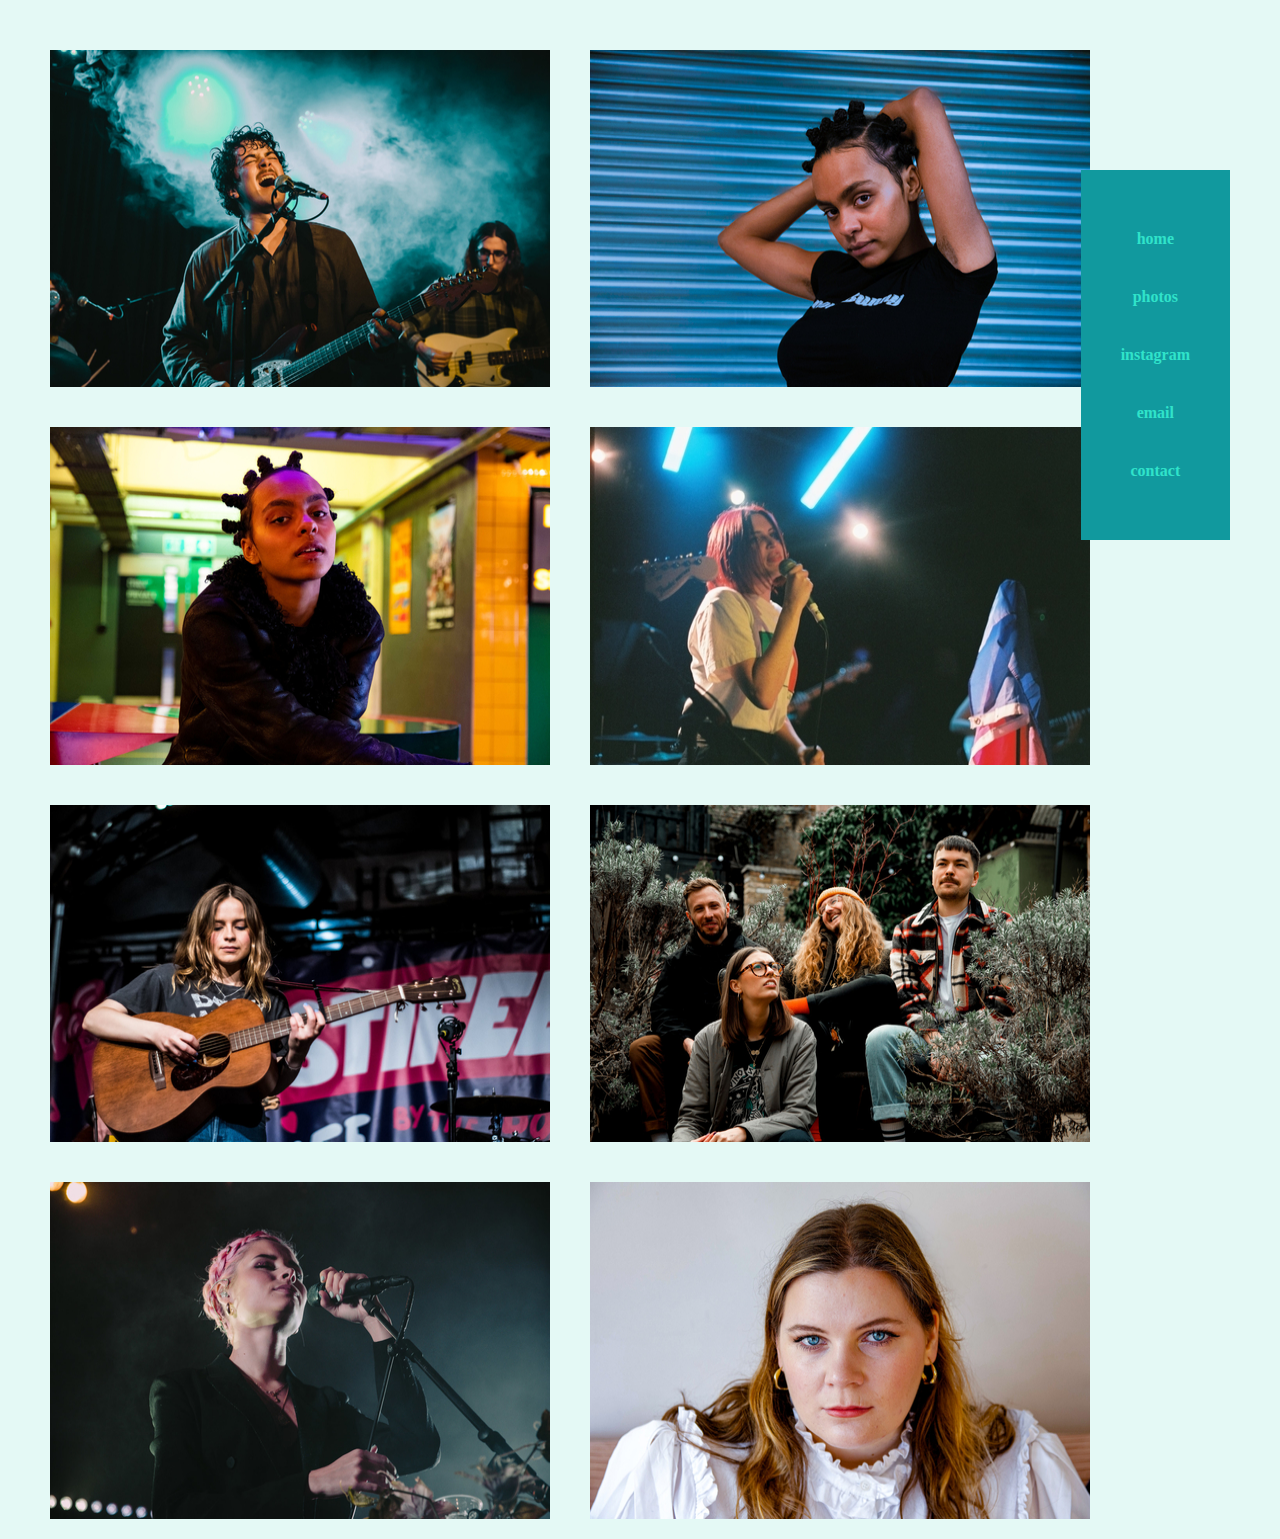
<file: portfolio.html>
<!DOCTYPE html>
<html lang="en" dir="ltr">

<head>
  <meta charset="utf-8">
  <title>eva grant</title>
  <link rel="stylesheet" href="css/styles.css">
  <link rel="icon" href="images/icon.ico">
</head>

<body>
  <nav>
    <div class="nav">
  <a href="index.html">home</a>
  </div>
    <div class="nav">
    <a href="portfolio.html">photos</a>
    </div>
    <div class="nav">
      <a href="https://instagram.com/evazsz" target="_blank">instagram</a>
    </div>
    <div class="nav">
  <a href="mailto:e.mjg@outlook.com">email</a>
    </div>
    <div class="nav">
    <a href="contact.html">contact</a>
    </div>
  </nav>
  <div class="portfolio">

    <div class="photos">
  <a href="images/9.jpg"><img src="images/9mini.jpg"></a>
</div>
<div class="photos">
  <a href="images/7.jpg"><img src="images/7mini.jpg"></a>
</div>
<div class="photos">
  <a href="images/8.jpg"><img src="images/8mini.jpg"></a>
  </div>
  <div class="photos">
<a href="images/6.jpg"><img src="images/6mini.jpg"></a>
</div>
<div class="photos">
<a href="images/4.jpg"><img src="images/4mini.jpg"></a>
</div>
<div class="photos">
<a href="images/5.jpg"><img src="images/5mini.jpg"></a>
</div>
<div class="photos">
<a href="images/1.jpg"><img src="images/1mini.jpg"></a>
</div>
<div class="photos">
<a href="images/3.jpg"><img src="images/3mini.jpg"></a>
</div>
</div>
</body>

</html>
</file>
<file: css/styles.css>
body{
  background-color: #e4f9f5;
  margin:0;
  font-family: helvetica neue;
  color: #40514e;
}

nav{
  background-color: #11999e;
  color:#30e3ca;
  display: inline-block;
  text-align: center;
  padding: 40px 20px 40px 20px;
  font-weight: bold;
  position:fixed;
  right:50px;
  top:170px;

}

a{
  text-decoration: none;
  color: #30e3ca;
}
.nav{
  padding: 20px;
}
form{
  margin-left: 30px;
}
h1{
  margin-left: 25px;
}
.photos{
  padding: 20px;
  display: flex;
}
.portfolio{
  display: flex;
  flex-wrap: wrap-reverse;
  margin-left: 30px;
  margin-top: 30px;
}
img{
  width: 100%;
  height: 100%;
}
.contact{
  background-image: url(images/portugal.jpg);
}
</file>
